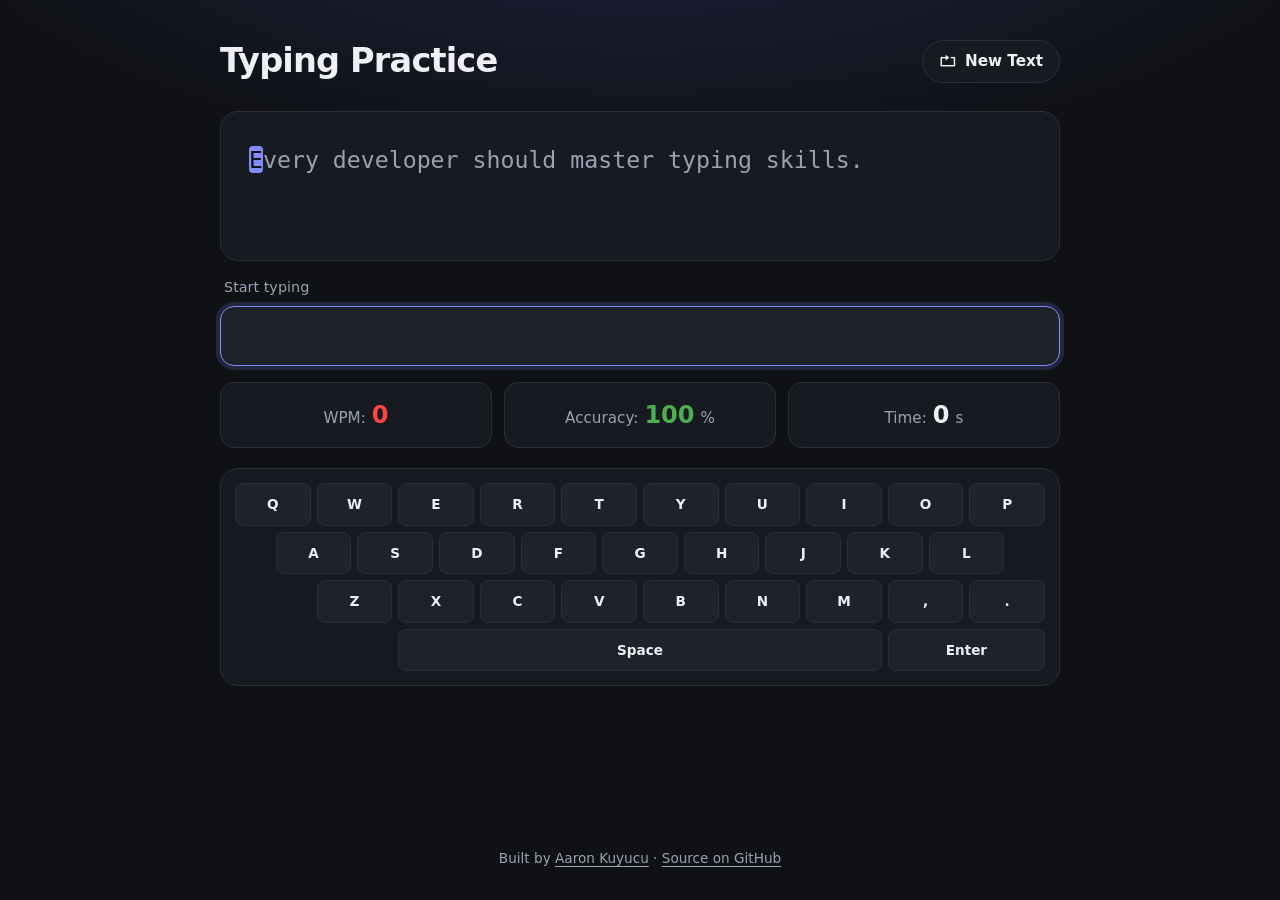
<file: index.html>
<!DOCTYPE html>
<html lang="en">
<head>
    <meta charset="UTF-8">
    <meta name="viewport" content="width=device-width, initial-scale=1.0" />
    <title>Typing Practice</title>
    <link rel="icon" href="favicon.svg" type="image/svg+xml" />
    <link rel="stylesheet" href="style.css" />
    <link href="https://unpkg.com/boxicons@2.1.4/css/boxicons.min.css" rel="stylesheet">
</head>
<body>
<main class="app">
    <div class="container">
        <h1 class="title">Typing Practice</h1>
        <div id="top-buttons">
            <button id="new-text-btn"><i class='bx bx-repeat'></i>New Text</button>
        </div>
    </div>

    <p id="sample-text">Text will appear here...</p>

    <div class="typing-box">
        <label id="text-display" for="input-field">Start typing</label>
        <input id="input-field" type="text" autocomplete="off" autocapitalize="off" spellcheck="false" autofocus />
    </div>

    <div class="stats">
        <div>WPM: <span id="wpm">0</span></div>
        <div>Accuracy: <span id="accuracy">100</span>%</div>
        <div>Time: <span id="time">0</span>s</div>
    </div>

    <div id="keyboard-container">
         <div class="key" data-key="q">Q</div>
         <div class="key" data-key="w">W</div>
         <div class="key" data-key="e">E</div>
         <div class="key" data-key="r">R</div>
         <div class="key" data-key="t">T</div>
         <div class="key" data-key="y">Y</div>
         <div class="key" data-key="u">U</div>
         <div class="key" data-key="i">I</div>
         <div class="key" data-key="o">O</div>
         <div class="key" data-key="p">P</div>
         <div class="key" data-key="a">A</div>
         <div class="key" data-key="s">S</div>
         <div class="key" data-key="d">D</div>
         <div class="key" data-key="f">F</div>
         <div class="key" data-key="g">G</div>
         <div class="key" data-key="h">H</div>
         <div class="key" data-key="j">J</div>
         <div class="key" data-key="k">K</div>
         <div class="key" data-key="l">L</div>
         <div class="key" data-key="z">Z</div>
         <div class="key" data-key="x">X</div>
         <div class="key" data-key="c">C</div>
         <div class="key" data-key="v">V</div>
         <div class="key" data-key="b">B</div>
         <div class="key" data-key="n">N</div>
         <div class="key" data-key="m">M</div>
         <div class="key" data-key=" ">Space</div>
         <div class="key" data-key="enter">Enter</div>
         <div class="key" data-key=",">,</div>
         <div class="key" data-key=".">.</div>
    </div>
</main>

<footer class="footer">
    Built by <a href="https://github.com/aaronkuy">Aaron Kuyucu</a> · <a href="https://github.com/aaronkuy/typing-trainer">Source on GitHub</a>
</footer>

<script src="stats.js"></script>
<script src="script.js"></script>
</body>
</html>
</file>
<file: style.css>
:root {
    --bg: #0f1115;
    --surface: #171a21;
    --surface-2: #1e222b;
    --line: #2a2f3a;
    --ink: #eef0f5;
    --muted: #9aa1b2;
    --accent: #818cf8;
    --accent-strong: #6366f1;
    --correct: #4ade80;
    --incorrect: #f87171;
    --radius: 14px;
}

* {
    box-sizing: border-box;
}

body {
    margin: 0;
    min-height: 100vh;
    display: flex;
    flex-direction: column;
    font-family: system-ui, -apple-system, "Segoe UI", Roboto, "Helvetica Neue", Arial, sans-serif;
    line-height: 1.5;
    color: var(--ink);
    background:
        radial-gradient(1100px 480px at 50% -160px, rgba(99, 102, 241, 0.22) 0%, rgba(99, 102, 241, 0) 70%),
        var(--bg);
}

button {
    font: inherit;
}

.app {
    width: 100%;
    max-width: 880px;
    margin: 0 auto;
    padding: 40px 20px 24px;
}

/* Header */

.container {
    display: flex;
    align-items: center;
    justify-content: space-between;
    gap: 16px;
    margin-bottom: 28px;
}

.title {
    margin: 0;
    font-size: clamp(1.6rem, 3.5vw, 2.1rem);
    line-height: 1.1;
    letter-spacing: -0.025em;
}

#top-buttons {
    display: flex;
    gap: 10px;
}

#top-buttons button {
    display: flex;
    align-items: center;
    gap: 8px;
    padding: 9px 16px;
    border: 1px solid var(--line);
    border-radius: 999px;
    background: var(--surface);
    color: var(--ink);
    font-size: 0.95rem;
    font-weight: 600;
    cursor: pointer;
    transition: border-color 0.15s ease, background 0.15s ease;
}

#top-buttons button:hover {
    border-color: var(--accent);
    background: var(--surface-2);
}

#top-buttons button i {
    font-size: 1.1rem;
}

/* Text to type */

#sample-text {
    margin: 0 0 16px;
    padding: 28px;
    min-height: 150px;
    background: var(--surface);
    border: 1px solid var(--line);
    border-radius: 18px;
    color: var(--muted);
    font-family: ui-monospace, "SF Mono", "JetBrains Mono", Menlo, Consolas, monospace;
    font-size: 1.45rem;
    line-height: 1.7;
    white-space: pre-wrap;
    word-wrap: break-word;
}

.char-correct {
    color: var(--correct);
}

.char-incorrect {
    color: var(--incorrect);
    text-decoration: underline;
    text-underline-offset: 4px;
}

.char-current {
    border-radius: 4px;
    background: var(--accent);
    color: #0f1115;
}

/* Input */

.typing-box {
    margin-bottom: 16px;
}

#text-display {
    display: block;
    margin: 0 0 8px 4px;
    color: var(--muted);
    font-size: 0.9rem;
}

#input-field {
    display: block;
    width: 100%;
    height: 60px;
    padding: 0 20px;
    border: 1px solid var(--line);
    border-radius: 14px;
    outline: none;
    background: var(--surface-2);
    color: var(--ink);
    font-family: ui-monospace, "SF Mono", "JetBrains Mono", Menlo, Consolas, monospace;
    font-size: 1.2rem;
    transition: border-color 0.15s ease, box-shadow 0.15s ease;
}

#input-field:focus {
    border-color: var(--accent);
    box-shadow: 0 0 0 4px rgba(129, 140, 248, 0.18);
}

/* Stats */

.stats {
    display: grid;
    /* minmax(0, 1fr) lets a column shrink below its content; plain 1fr
       does not, which pushed the third card off narrow screens. */
    grid-template-columns: repeat(3, minmax(0, 1fr));
    gap: 12px;
    margin-bottom: 20px;
}

.stats div {
    display: flex;
    align-items: baseline;
    justify-content: center;
    gap: 6px;
    padding: 14px;
    background: var(--surface);
    border: 1px solid var(--line);
    border-radius: var(--radius);
    color: var(--muted);
    font-size: 0.95rem;
}

.stats span {
    color: var(--ink);
    font-size: 1.5rem;
    font-weight: 700;
    font-variant-numeric: tabular-nums;
}

/* Keyboard */

#keyboard-container {
    display: grid;
    grid-template-columns: repeat(20, 1fr);
    gap: 6px;
    padding: 14px;
    background: var(--surface);
    border: 1px solid var(--line);
    border-radius: 18px;
}

.key {
    grid-column: span 2;
    padding: 10px 0;
    background: var(--surface-2);
    border: 1px solid var(--line);
    border-radius: 8px;
    color: var(--ink);
    font-size: 0.85rem;
    font-weight: 600;
    text-align: center;
    user-select: none;
    transition: background 0.1s ease, transform 0.1s ease, color 0.1s ease;
}

.key[data-key="a"] {
    grid-column: 2 / span 2;
}

.key[data-key="z"] {
    grid-column: 3 / span 2;
}

.key[data-key=" "],
.key[data-key="enter"] {
    order: 1;
}

.key[data-key=" "] {
    grid-column: 5 / span 12;
}

.key[data-key="enter"] {
    grid-column: span 4;
}

.key.active {
    background: var(--accent);
    border-color: var(--accent);
    color: #0f1115;
    transform: scale(0.95);
}

/* Footer */

.footer {
    margin-top: auto;
    padding: 24px 20px 32px;
    text-align: center;
    font-size: 0.85rem;
    color: var(--muted);
}

.footer a {
    color: inherit;
    text-underline-offset: 3px;
}

.footer a:hover {
    color: var(--ink);
}

@media (max-width: 640px) {
    .container {
        flex-direction: column;
        align-items: flex-start;
    }

    #sample-text {
        font-size: 1.15rem;
        padding: 20px;
    }

    .key {
        font-size: 0.7rem;
    }

    .stats {
        gap: 8px;
    }

    .stats div {
        flex-wrap: wrap;
        align-content: center;
        column-gap: 4px;
        padding: 10px 6px;
        font-size: 0.8rem;
    }

    .stats span {
        font-size: 1.2rem;
    }
}
</file>
